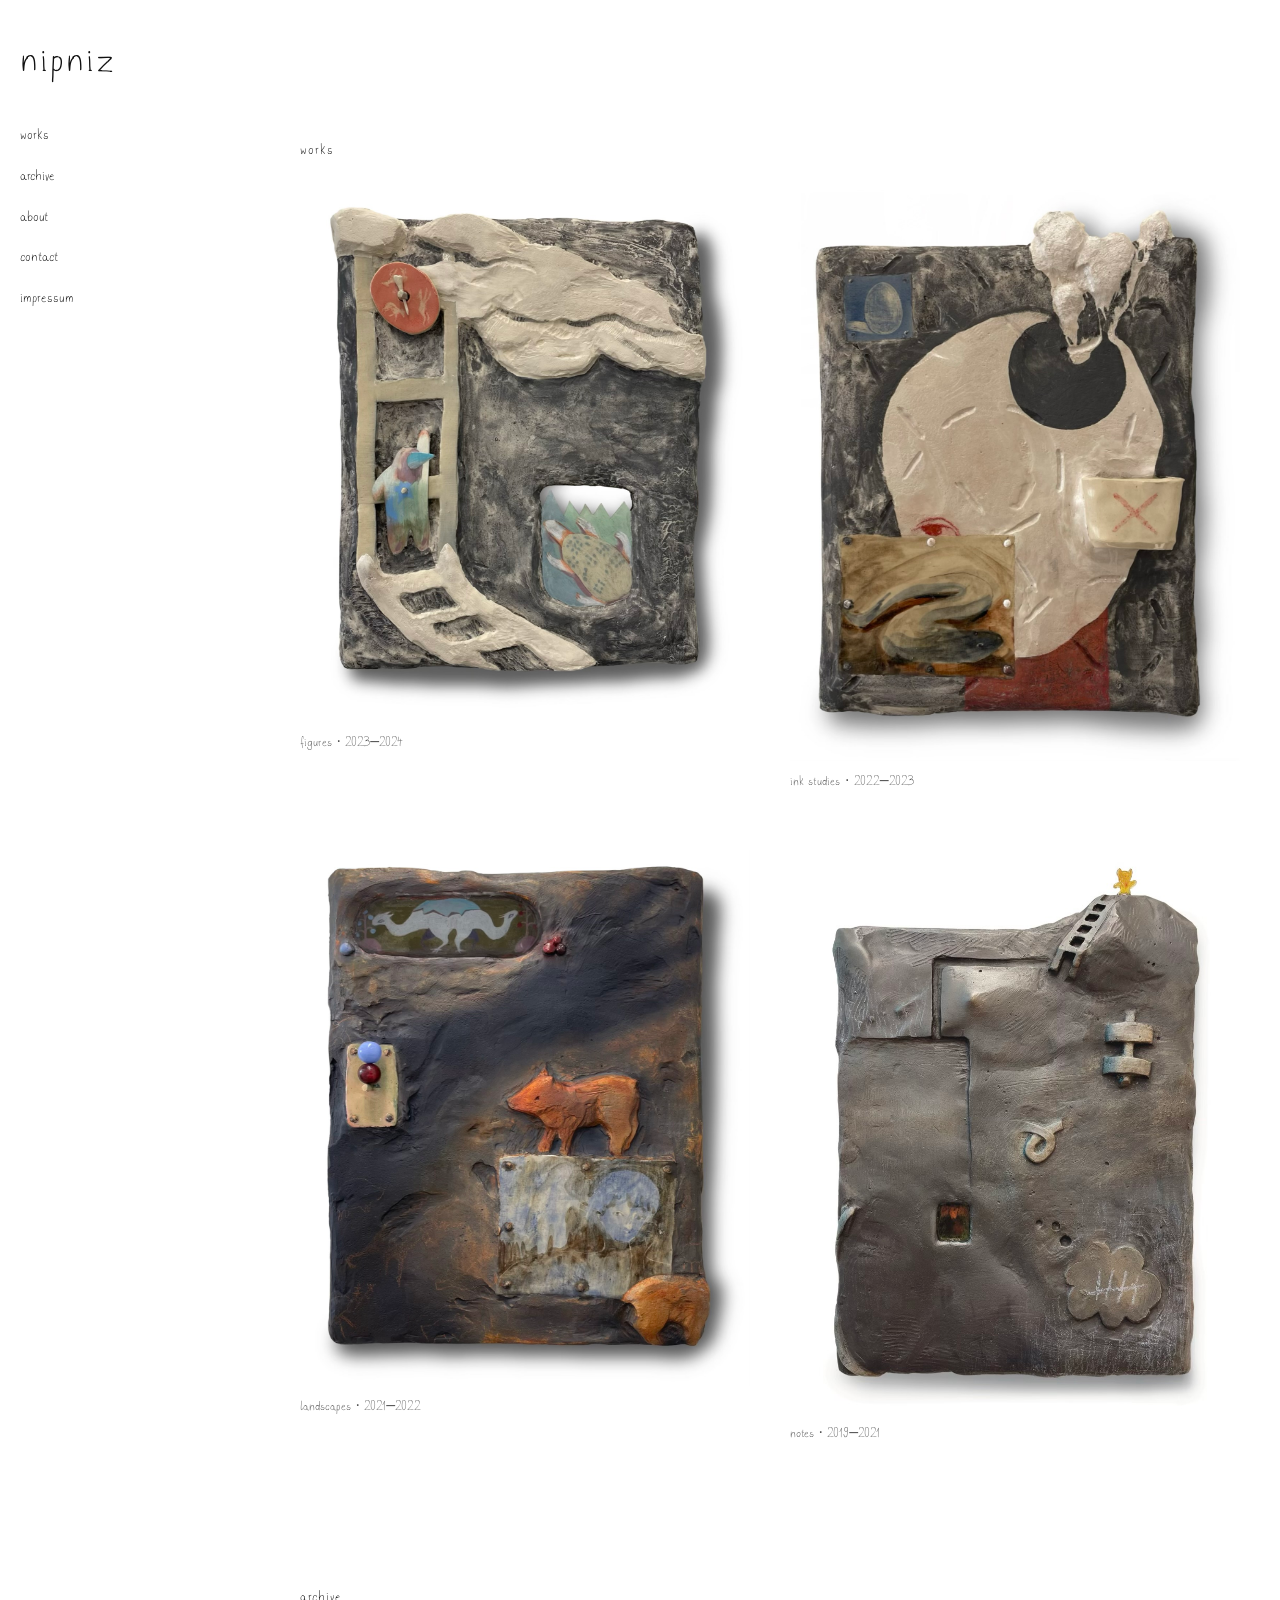
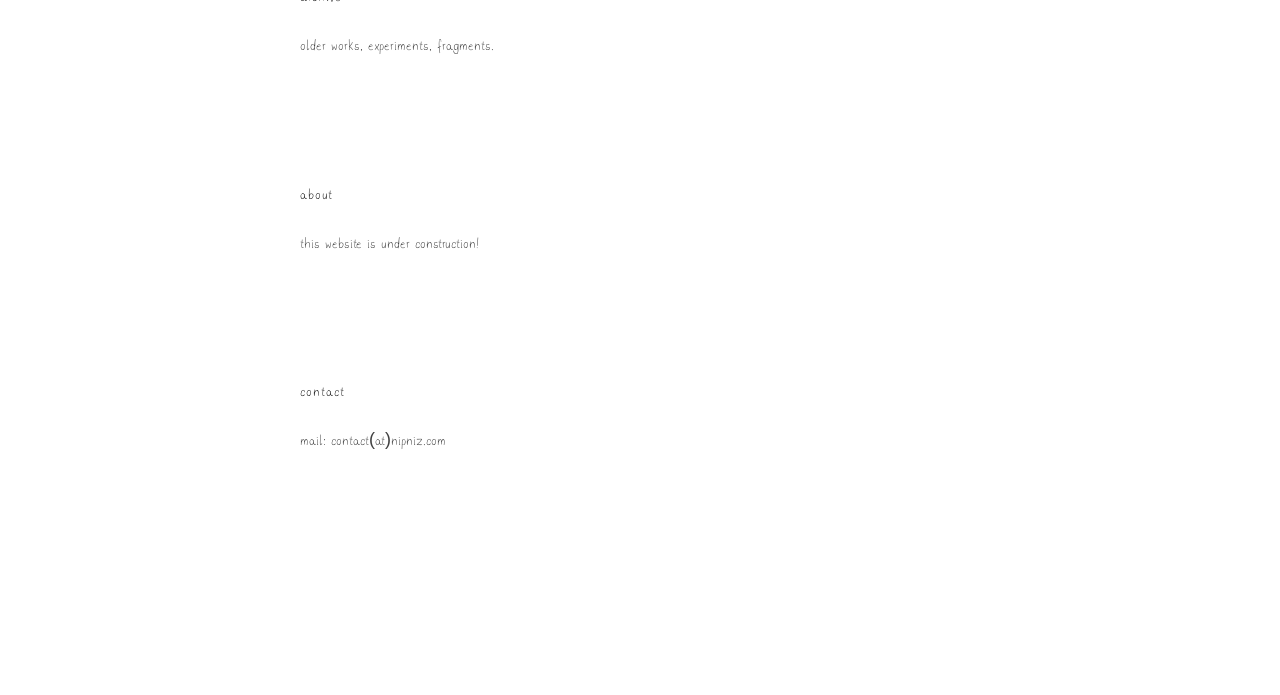
<file: index.html>
<!DOCTYPE html>
<html lang="de">
<head>
  <meta charset="UTF-8" />
  <meta name="viewport" content="width=device-width, initial-scale=1.0"/>
  <title>nipniz</title>
  <link rel="stylesheet" href="style.css">
</head>

<body>

  <header class="logo">
    nipniz
  </header>

  <nav class="nav">
    <a href="#works">works</a>
    <a href="#archive">archive</a>
    <a href="#about">about</a>
    <a href="#contact">contact</a>
    <a href="impressum.html">impressum</a>
  </nav>

  <main>

    <!-- WORKS -->
    <section id="works" class="section">
      <h2>works</h2>

      <div class="grid">
        <div class="card">
          <img src="images/work1.jpeg" alt="">
          <p>figures · 2023–2024</p>
        </div>

        <div class="card">
          <img src="images/work2.jpeg" alt="">
          <p>ink studies · 2022–2023</p>
        </div>

        <div class="card">
          <img src="images/work3.jpeg" alt="">
          <p>landscapes · 2021–2022</p>
        </div>

        <div class="card">
          <img src="images/work4.jpeg" alt="">
          <p>notes · 2019–2021</p>
        </div>
      </div>
    </section>

    <!-- ARCHIVE -->
    <section id="archive" class="section">
      <h2>archive</h2>
      <p class="text">older works, experiments, fragments.</p>
    </section>

    <!-- ABOUT -->
    <section id="about" class="section">
      <h2>about</h2>
      <p class="text">
       this website is under construction!
      </p>
    </section>

    <!-- CONTACT -->
    <section id="contact" class="section">
      <h2>contact</h2>
      <p class="text">mail: contact(at)nipniz.com</p>
    </section>

  </main>

</body>
</html>
</file>
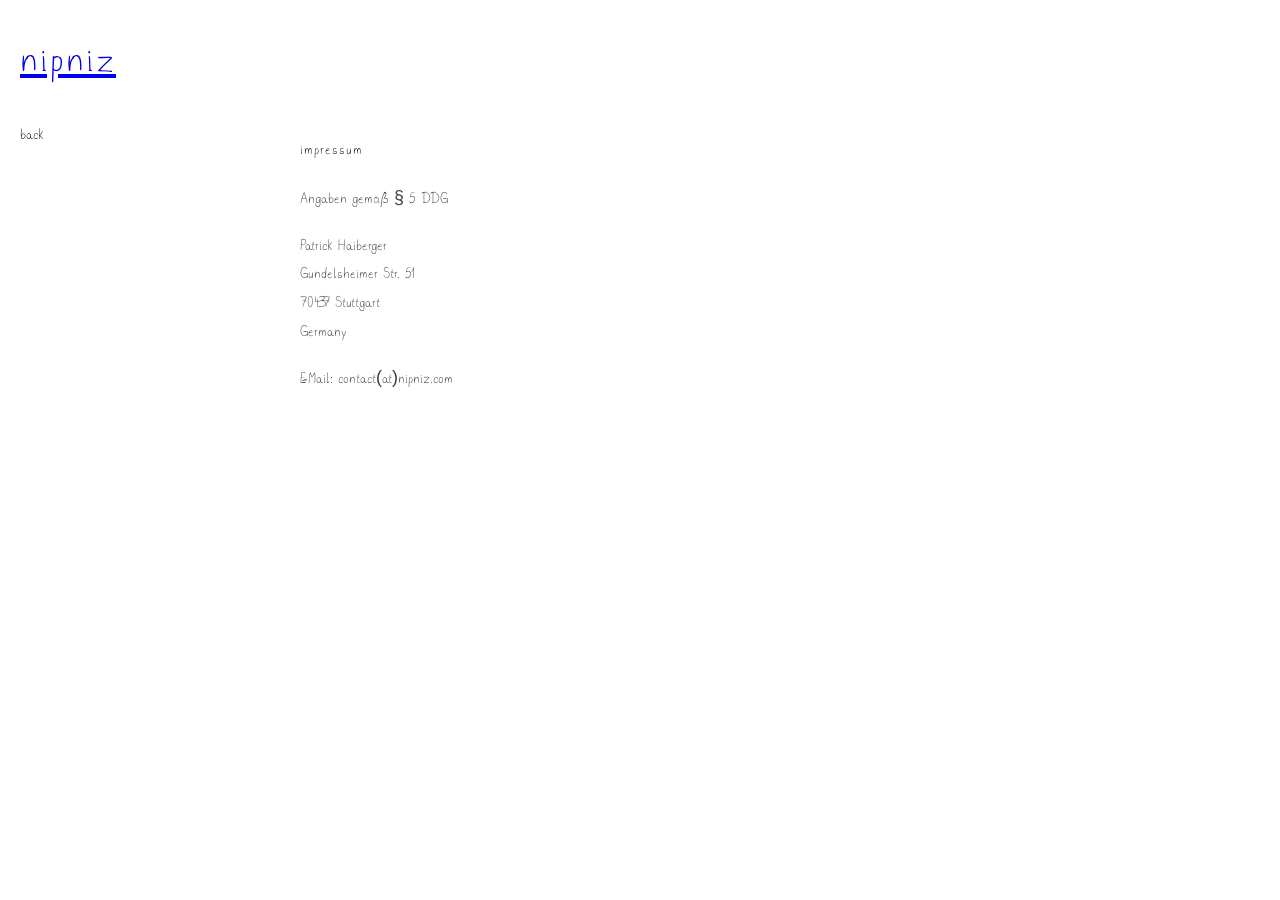
<file: impressum.html>
<!DOCTYPE html>
<html lang="de">
<head>
  <meta charset="UTF-8">
  <meta name="viewport" content="width=device-width, initial-scale=1.0">
  <title>Impressum | nipniz</title>
  <link rel="stylesheet" href="style.css">
</head>

<body>

  <header class="logo">
    <a href="index.html">nipniz</a>
  </header>

  <nav class="nav">
    <a href="index.html">back</a>
  </nav>

  <main>
    <section class="section">
      <h2>impressum</h2>

      <div class="text">
        <p>
          Angaben gemäß § 5 DDG
        </p>

        <p>
          Patrick Haiberger<br>
          Gundelsheimer Str. 51<br>
          70437 Stuttgart<br>
          Germany
        </p>

        <p>
          E-Mail: contact(at)nipniz.com
        </p>
      </div>
    </section>
  </main>

</body>
</html>
</file>
<file: style.css>
@font-face {
  font-family: 'NPNZ';
  src: url('./fonts/iris_type05.otf') format('opentype');
  font-weight: normal;
  font-style: normal;
  font-display: swap;
}

body {
  margin: 0;
  font-family: 'NPNZ', Arial, sans-serif;
  font-size: 30px;
  line-height: 1.6;
  background: #fff;
  color: #111;
}

/* LOGO */
.logo {
  position: fixed;
  top: 20px;
  left: 20px;
  font-size: 48px;
  letter-spacing: 2px;
}

/* NAV */
.nav {
  position: fixed;
  top: 120px;
  left: 20px;
  display: flex;
  flex-direction: column;
  gap: 12px;
  font-size: 18px;
}

.nav a {
  text-decoration: none;
  color: #111;
  font-size: 18px;
}

.nav a:hover {
  opacity: 0.5;
}

/* MAIN */
main {
  margin-left: 260px;
  padding: 120px 40px;
}

/* SECTIONS */
.section {
  margin-bottom: 120px;
}

h2 {
  font-size: 18px;
  font-weight: normal;
  letter-spacing: 1px;
  margin-bottom: 20px;
}

/* GRID */
.grid {
  display: grid;
  grid-template-columns: repeat(2, 1fr);
  gap: 40px;
}

.card img {
  width: 100%;
  display: block;
}

.card p {
  font-size: 16px;
  margin-top: 8px;
  opacity: 0.7;
}

/* TEXT */
.text {
  max-width: 400px;
  font-size: 18px;
  opacity: 0.8;
}

/* RESPONSIVE */
@media (max-width: 768px) {
  body {
    font-size: 20px;
  }

  main {
    margin-left: 0;
    padding: 100px 20px;
  }

  .nav {
    position: static;
    flex-direction: row;
    gap: 15px;
    margin: 10px 20px;
  }

  .grid {
    grid-template-columns: 1fr;
  }

  .logo {
    position: static;
    margin: 20px;
  }
}
</file>
